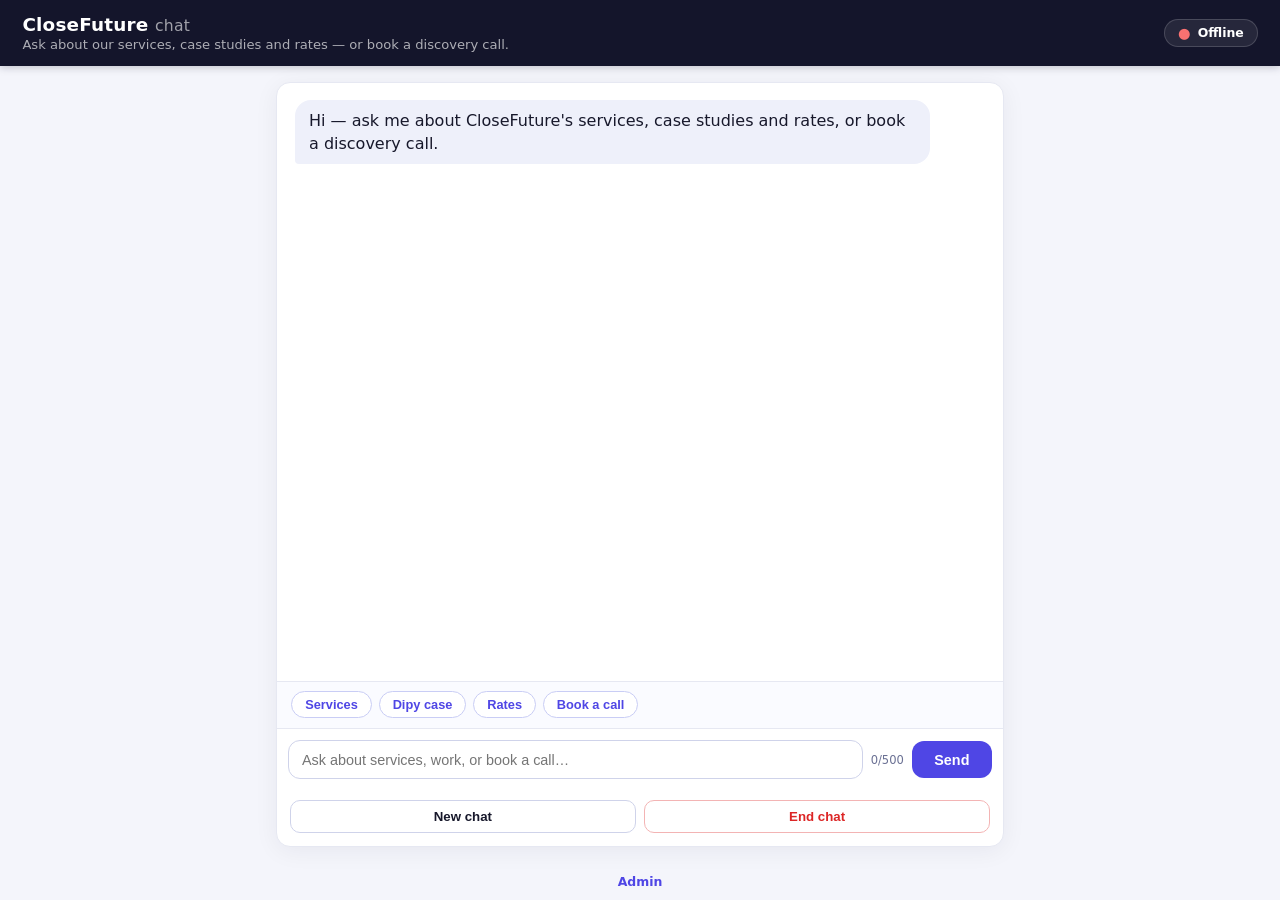
<file: frontend/index.html>
<!DOCTYPE html>
<html lang="en">
<head>
<meta charset="utf-8">
<meta name="viewport" content="width=device-width, initial-scale=1">
<title>CloseFuture — Chat</title>
<link rel="stylesheet" href="styles.css">
</head>
<body>
<header id="top">
  <div>
    <h1>CloseFuture <span>chat</span></h1>
    <p>Ask about our services, case studies and rates — or book a discovery call.</p>
  </div>
  <div id="conn" class="checking" title="Backend connection"><span id="conn-dot">●</span><span id="conn-txt">Checking…</span></div>
</header>

<main>
  <section id="chat-card">
    <div id="cf-log" aria-live="polite"></div>
    <div id="quick">
      <button data-q="What services does CloseFuture offer?">Services</button>
      <button data-q="Tell me about the Dipy marketplace">Dipy case</button>
      <button data-q="What are your published rates?">Rates</button>
      <button data-q="Book a call next week">Book a call</button>
    </div>
    <form id="cf-form">
      <input id="cf-input" maxlength="500" placeholder="Ask about services, work, or book a call…" autocomplete="off">
      <span id="count">0/500</span>
      <button type="submit" id="send">Send</button>
    </form>
    <div id="end-email" hidden>
      <input id="end-email-input" type="email" maxlength="120" placeholder="you@company.com" autocomplete="email">
      <button id="btn-end-confirm">Confirm end chat</button>
    </div>
    <div class="row" id="chat-actions">
      <button id="btn-new">New chat</button>
      <button id="btn-end">End chat</button>
    </div>
  </section>
</main>

<footer><a href="admin.html">Admin</a></footer>

<script src="app.js"></script>
</body>
</html>
</file>
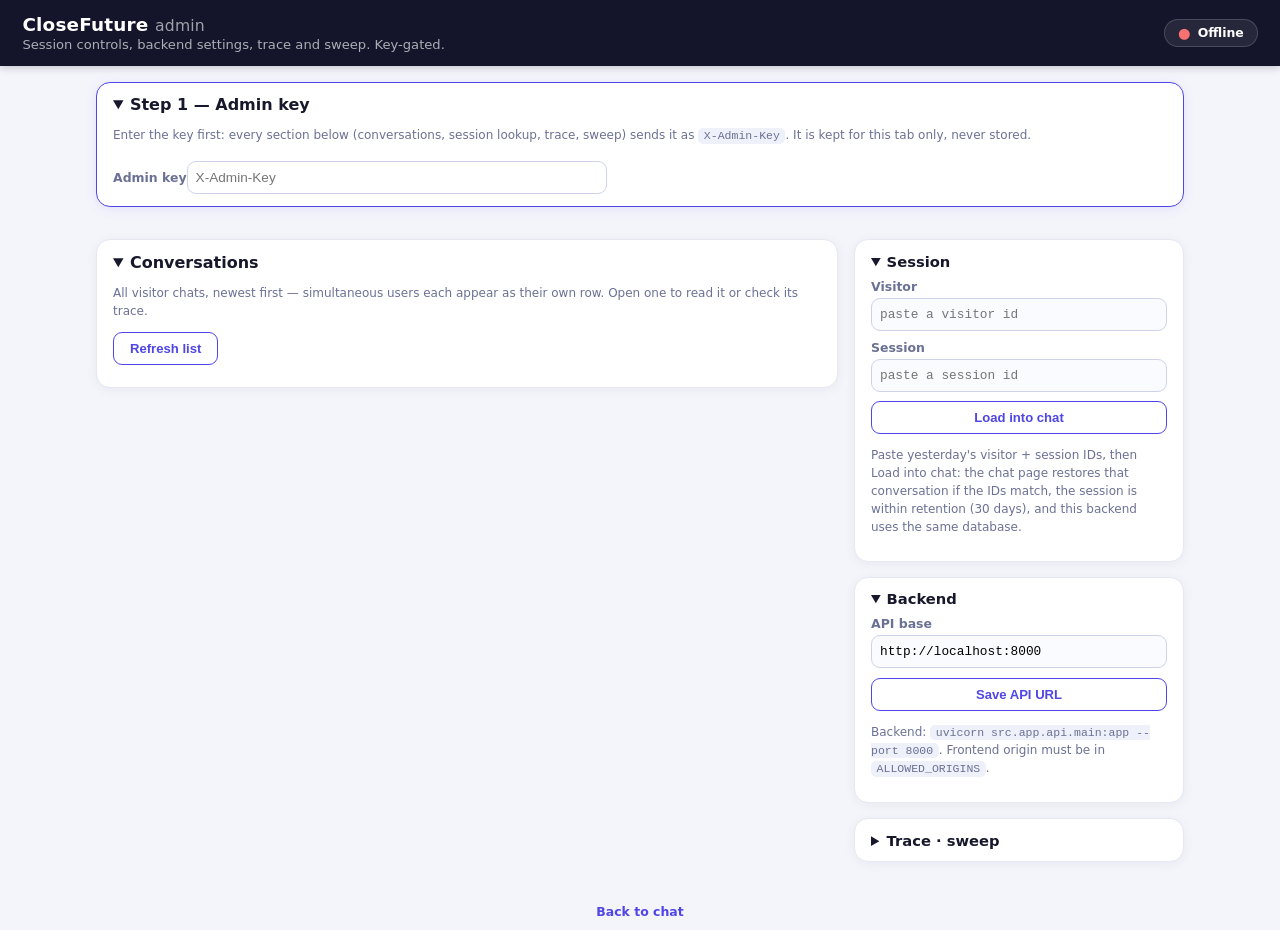
<file: frontend/admin.html>
<!DOCTYPE html>
<html lang="en">
<head>
<meta charset="utf-8">
<meta name="viewport" content="width=device-width, initial-scale=1">
<title>CloseFuture — Admin</title>
<link rel="stylesheet" href="styles.css">
</head>
<body>
<header id="top">
  <div>
    <h1>CloseFuture <span>admin</span></h1>
    <p>Session controls, backend settings, trace and sweep. Key-gated.</p>
  </div>
  <div id="conn" class="checking" title="Backend connection"><span id="conn-dot">●</span><span id="conn-txt">Checking…</span></div>
</header>

<main class="admin">
  <details open id="key-card">
    <summary>Step 1 — Admin key</summary>
    <p class="hint">Enter the key first: every section below (conversations,
      session lookup, trace, sweep) sends it as <code>X-Admin-Key</code>.
      It is kept for this tab only, never stored.</p>
    <label>Admin key<input id="f-admin" type="password" placeholder="X-Admin-Key"></label>
  </details>
  <div class="admin-cols">
    <section id="admin-left">
      <details open>
        <summary>Conversations</summary>
        <p class="hint">All visitor chats, newest first — simultaneous users each
          appear as their own row. Open one to read it or check its trace.</p>
        <div class="row"><button id="btn-sessions">Refresh list</button></div>
        <div id="sess-out"></div>
      </details>
    </section>
    <aside id="side">
      <details open>
        <summary>Session</summary>
        <label>Visitor<input id="f-visitor" placeholder="paste a visitor id"></label>
        <label>Session<input id="f-session" placeholder="paste a session id"></label>
        <div class="row">
          <button id="btn-load">Load into chat</button>
        </div>
        <p class="hint">Paste yesterday's visitor + session IDs, then Load into chat:
          the chat page restores that conversation if the IDs match, the session
          is within retention (30 days), and this backend uses the same database.</p>
      </details>
      <details open>
        <summary>Backend</summary>
        <label>API base<input id="f-api" placeholder="http://localhost:8000"></label>
        <div class="row"><button id="btn-api">Save API URL</button></div>
        <p class="hint">Backend: <code>uvicorn src.app.api.main:app --port 8000</code>.
          Frontend origin must be in <code>ALLOWED_ORIGINS</code>.</p>
      </details>
      <details>
        <summary>Trace · sweep</summary>
        <div class="row">
          <button id="btn-trace">View trace</button>
          <button id="btn-sweep">Run sweep</button>
        </div>
        <div id="sweep-info">Auto-sweep: unknown — press Status.</div>
        <div class="row"><button id="btn-sweep-status">Sweep status</button></div>
        <div id="admin-out"></div>
      </details>
    </aside>
  </div>
</main>

<footer><a href="index.html">Back to chat</a></footer>

<script src="app.js"></script>
</body>
</html>
</file>
<file: frontend/styles.css>
/* CloseFuture chat + admin — clean light theme, indigo accent. */
:root {
  --bg: #f4f5fb;
  --card: #ffffff;
  --ink: #17182b;
  --muted: #6b7194;
  --line: #e6e8f2;
  --accent: #4f46e5;
  --accent-ink: #ffffff;
  --bubble-bot: #eef0fa;
  --ok: #16a34a;
  --bad: #dc2626;
  --warn: #d97706;
  --radius: 14px;
}
* { box-sizing: border-box; }
body {
  font-family: system-ui, -apple-system, "Segoe UI", sans-serif;
  margin: 0; background: var(--bg); color: var(--ink);
  min-height: 100vh; display: flex; flex-direction: column;
}

/* Header */
#top {
  display: flex; justify-content: space-between; align-items: center;
  padding: .85rem 1.4rem; background: #14152b; color: #fff;
  box-shadow: 0 1px 8px rgba(20, 21, 43, .25);
}
#top h1 { font-size: 1.15rem; margin: 0; letter-spacing: .01em; }
#top h1 span { font-weight: 400; opacity: .6; font-size: .85em; }
#top p { margin: .15rem 0 0; font-size: .82rem; opacity: .65; }

/* Presence pill */
#conn {
  display: flex; align-items: center; gap: .45rem;
  font-size: .78rem; font-weight: 600;
  background: rgba(255, 255, 255, .08);
  border: 1px solid rgba(255, 255, 255, .16);
  border-radius: 999px; padding: .35rem .8rem; white-space: nowrap;
}
#conn-dot { font-size: .9rem; line-height: 1; }
#conn.online #conn-dot { color: #4ade80; }
#conn.offline #conn-dot { color: #f87171; }
#conn.checking #conn-dot { color: #fbbf24; animation: pulse 1.2s infinite; }
@keyframes pulse { 50% { opacity: .35; } }

/* Layout */
main {
  display: grid; grid-template-columns: 1fr 320px; gap: 1rem;
  padding: 1rem; max-width: 1120px; margin: 0 auto; width: 100%; flex: 1;
}
main:has(#chat-card:only-child) { grid-template-columns: 1fr; max-width: 760px; }
main:has(#side:only-child) { grid-template-columns: 1fr; max-width: 760px; }
@media (max-width: 820px) { main { grid-template-columns: 1fr; } }

/* Chat card */
#chat-card {
  background: var(--card); border: 1px solid var(--line);
  border-radius: var(--radius); overflow: hidden;
  display: flex; flex-direction: column; min-height: 72vh;
  box-shadow: 0 4px 24px rgba(23, 24, 43, .06);
}
#cf-log {
  flex: 1; overflow-y: auto; padding: 1.1rem;
  display: flex; flex-direction: column; gap: .6rem; min-height: 320px;
}
.v { align-self: flex-end; max-width: 85%; }
.v .txt {
  background: var(--accent); color: var(--accent-ink);
  border-radius: 16px 16px 4px 16px; padding: .55rem .9rem;
  box-shadow: 0 1px 4px rgba(79, 70, 229, .3);
}
.a { align-self: flex-start; max-width: 92%; }
.a .txt {
  background: var(--bubble-bot); border-radius: 16px 16px 16px 4px;
  padding: .55rem .9rem; white-space: pre-wrap; line-height: 1.45;
}
.typing .txt { opacity: .65; font-style: italic; }
.badge {
  display: inline-block; font-size: .68rem; font-weight: 600;
  background: #fffbeb; border: 1px solid #f5d76e; border-radius: 8px;
  padding: .1rem .45rem; margin-top: .25rem; margin-left: .4rem; color: #92600a;
}
.badge:last-child { margin-left: .4rem; }

/* Quick chips */
#quick {
  display: flex; gap: .45rem; padding: .6rem .9rem;
  border-top: 1px solid var(--line); flex-wrap: wrap; background: #fafbff;
}
#quick button {
  border: 1px solid #c9cdf5; background: #fff; color: var(--accent);
  border-radius: 999px; padding: .32rem .8rem; cursor: pointer; font-size: .8rem;
  font-weight: 600; transition: all .15s;
}
#quick button:hover { background: var(--accent); color: #fff; border-color: var(--accent); }

/* Input row */
#cf-form { display: flex; gap: .5rem; border-top: 1px solid var(--line); padding: .7rem; align-items: center; }
#cf-input {
  flex: 1; border: 1px solid #cfd3ea; border-radius: 12px; padding: .65rem .8rem;
  font-size: .9rem; outline: none; background: #fff;
}
#cf-input:focus { border-color: var(--accent); box-shadow: 0 0 0 3px rgba(79, 70, 229, .12); }
#count { font-size: .72rem; color: var(--muted); white-space: nowrap; }
#cf-form button {
  border: 0; background: var(--accent); color: #fff; border-radius: 12px;
  padding: .65rem 1.4rem; cursor: pointer; font-weight: 600; font-size: .9rem;
}
#cf-form button:hover:not(:disabled) { background: #4338ca; }
#cf-form button:disabled { opacity: .45; cursor: default; }

/* End-chat email capture */
#end-email { display: flex; gap: .5rem; padding: .6rem .8rem; border-top: 1px solid var(--line); background: #fffbeb; }
#end-email[hidden] { display: none; }
#end-email input { flex: 1; border: 1px solid #e5cf7a; border-radius: 10px; padding: .55rem .7rem; }
#end-email button {
  border: 0; background: #92600a; color: #fff; border-radius: 10px;
  padding: .55rem 1rem; cursor: pointer; font-weight: 600;
}

/* Chat action buttons */
#chat-actions { display: flex; gap: .5rem; padding: .6rem .8rem 0.8rem; }
#chat-actions button {
  flex: 1; border: 1px solid #cfd3ea; background: #fff; border-radius: 10px;
  padding: .5rem; cursor: pointer; font-size: .83rem; font-weight: 600; color: var(--ink);
}
#chat-actions button:hover { border-color: var(--accent); color: var(--accent); }
#btn-end { color: var(--bad) !important; border-color: #f3b4b4 !important; }
#btn-end:hover { background: #fef2f2 !important; border-color: var(--bad) !important; }

/* Admin page: key first, then two columns (conversations | controls) */
main.admin { display: flex; flex-direction: column; max-width: 1120px; }
#key-card {
  background: var(--card); border: 1px solid var(--accent);
  border-radius: var(--radius); padding: .8rem 1rem; margin-bottom: 1rem;
  box-shadow: 0 2px 12px rgba(79, 70, 229, .1);
}
#key-card summary { font-weight: 700; }
#key-card label { display: block; font-size: .78rem; margin: .5rem 0 0; color: var(--muted); font-weight: 600; }
#key-card input {
  width: 100%; max-width: 420px; border: 1px solid #cfd3ea; border-radius: 9px;
  padding: .5rem; margin-top: .25rem; font-size: .85rem;
}
.admin-cols { display: grid; grid-template-columns: minmax(0, 1fr) 330px; gap: 1rem; align-items: start; }
@media (max-width: 820px) { .admin-cols { grid-template-columns: 1fr; } }
#admin-left details {
  background: var(--card); border: 1px solid var(--line); border-radius: var(--radius);
  padding: .8rem 1rem; box-shadow: 0 2px 12px rgba(23, 24, 43, .05);
}
#admin-left summary { font-weight: 700; cursor: pointer; }
#admin-left .row { display: flex; gap: .5rem; margin-top: .6rem; }
#admin-left .row button {
  border: 1px solid var(--accent); background: #fff; color: var(--accent);
  border-radius: 9px; padding: .5rem 1rem; cursor: pointer; font-size: .82rem; font-weight: 600;
}
#admin-left .row button:hover { background: var(--accent); color: #fff; }

/* Admin panel */
#side details {
  background: var(--card); border: 1px solid var(--line); border-radius: var(--radius);
  margin-bottom: .9rem; padding: .8rem 1rem; box-shadow: 0 2px 12px rgba(23, 24, 43, .05);
}
#side summary { font-weight: 700; cursor: pointer; font-size: .92rem; }
#side label { display: block; font-size: .78rem; margin: .55rem 0; color: var(--muted); font-weight: 600; }
#side input {
  width: 100%; border: 1px solid #cfd3ea; border-radius: 9px;
  padding: .5rem; margin-top: .25rem; font-size: .8rem; font-family: monospace;
  background: #fafbff;
}
#side .row { display: flex; gap: .5rem; margin-top: .6rem; }
#side .row button {
  flex: 1; border: 1px solid var(--accent); background: #fff; color: var(--accent);
  border-radius: 9px; padding: .5rem; cursor: pointer; font-size: .82rem; font-weight: 600;
}
#side .row button:hover { background: var(--accent); color: #fff; }
.hint { font-size: .75rem; color: var(--muted); line-height: 1.5; }
.hint code { background: var(--bubble-bot); padding: .08rem .35rem; border-radius: 5px; font-size: .72rem; }
#sweep-info { font-size: .78rem; color: var(--muted); margin-top: .5rem; }
#admin-out { font-size: .75rem; margin-top: .55rem; max-height: 340px; overflow-y: auto; }
#sess-out { margin-top: .55rem; overflow-x: auto; }
table.sess { border-collapse: collapse; width: 100%; font-size: .74rem; }
table.sess th, table.sess td {
  border-bottom: 1px solid var(--line); padding: .35rem .4rem; text-align: left;
  white-space: nowrap;
}
table.sess th { color: var(--muted); font-weight: 700; }
table.sess button {
  border: 1px solid var(--accent); background: #fff; color: var(--accent);
  border-radius: 7px; padding: .2rem .6rem; cursor: pointer; font-size: .74rem;
  font-weight: 600;
}
table.sess button:hover { background: var(--accent); color: #fff; }
.ev {
  border-left: 3px solid var(--accent); padding: .3rem .55rem; margin: .35rem 0;
  background: #fafbff; border-radius: 0 8px 8px 0;
}
.ev.other { border-color: #c3c8e8; }
.ev b { font-size: .75rem; }
.ev span { font-size: .72rem; color: var(--muted); margin-left: .4rem; }
.ev code { display: block; white-space: pre-wrap; word-break: break-word; color: #333; margin-top: .15rem; font-size: .7rem; }

footer { text-align: center; padding: .7rem; font-size: .78rem; color: var(--muted); }
footer a { color: var(--accent); font-weight: 600; text-decoration: none; }
footer a:hover { text-decoration: underline; }
</file>
